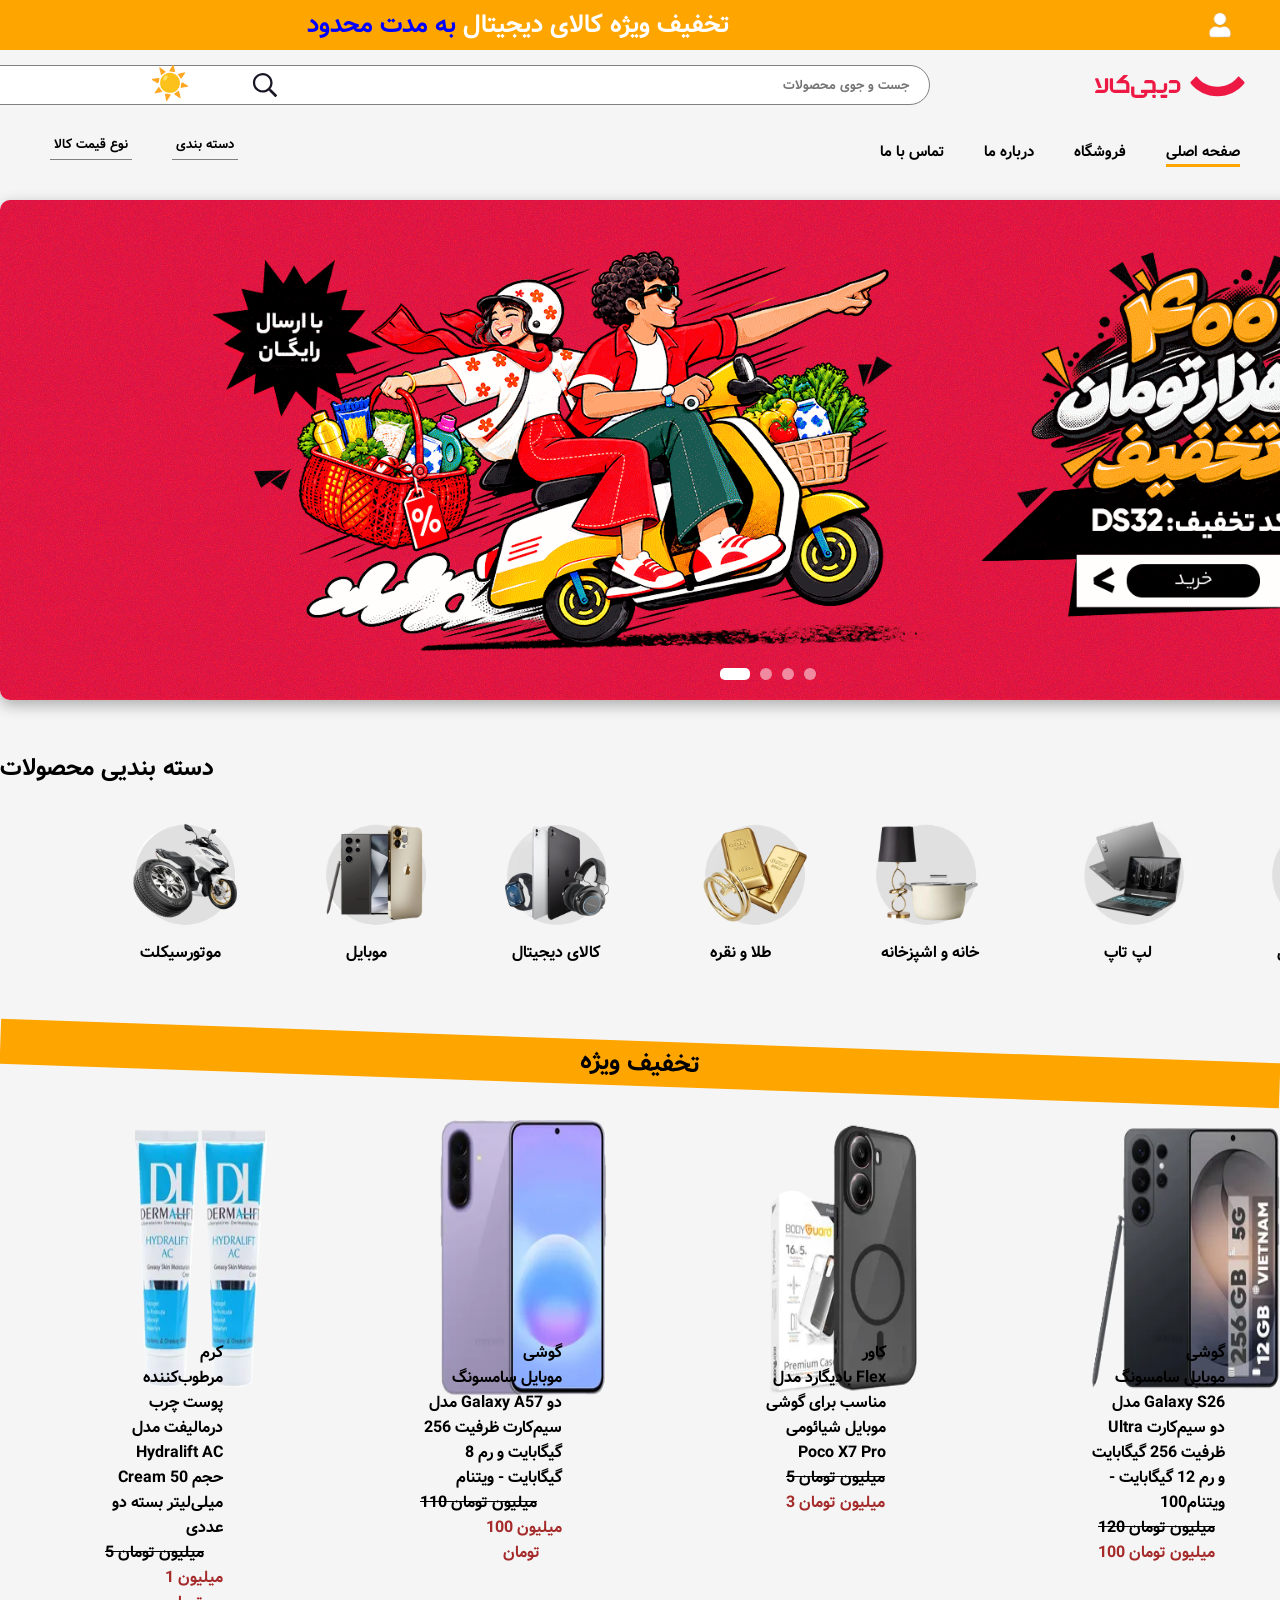
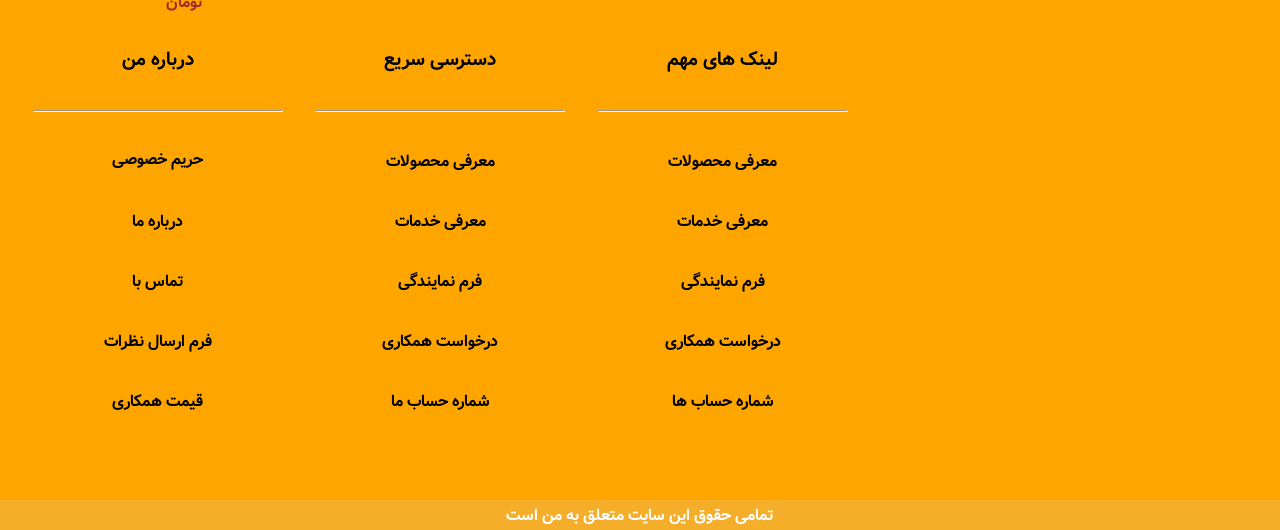
<file: index.html>
<!-- AmirAli Pyrovi -->
<!DOCTYPE html>
<html lang="en">
<head>
    <meta charset="UTF-8">
    <meta name="viewport" content="width=device-width, initial-scale=1.0">
    <title>صفحه اصلی</title>
    <link rel="stylesheet" href="style.css">
</head>
<body>
<div id="divallp">
<div id="header">
    <div id="HeaderB1">
        <button class="theme-toggle" id="themeBtn" onclick="toggleTheme()">
            ☀️
        </button>
        <div id="header-1"><div id="T1-Header">تخفیف ویژه کالای دیجیتال <span id="s1">به مدت محدود</span></div><div class="T2-Header" id="welcomeMessage"></div><img src="user.png" alt="User-Image" id="user-Image"></div>
    </div>
    <div id="HeaderB2">
        <div id="header-2"><span id="s2"> تومن 0</span><img src="Sabad.png" alt="Sabad-Image" id="Sabad-Image"><img src="search-5675-a0963f1f.svg" alt="serch-image" id="serch-image"><img src="loading-animation-8.gif" alt="lodserch" id="serch-image2"><input type="text" name="serch" id="serch1" placeholder="جست و جوی محصولات"><img src="full-horizontal.svg" alt="logo-site" id="logo-site"></div>
        <div id="serchbox">
            <div id="pbox">
                <label id="box1" >کرم مرطوب‌کننده پوست چرب درمالیفت مدل Hydralift AC Cream حجم 50 میلی‌لیتر بسته دو عددی<br><span id="s11" style="text-align: center;padding: 10px;color: black; right: 9px; position: relative;">5 میلیون تومان</span><br><span style="text-align: center;padding: 20px;color: brown;">1 میلیون تومان</span></label>       
                <hr>
                <label id="box2">گوشی موبایل سامسونگ مدل Galaxy A57 دو سیم‌کارت ظرفیت 256 گیگابایت و رم 8 گیگابایت - ویتنام<br><span id="s11" style="text-align: center;padding: 10px;color: black; right: 15px; position: relative;">110 میلیون تومان</span><br><span style="text-align: center;padding: 22px;color: brown;">100 میلیون تومان</span></label>
                <hr>       
                <label id="box3">کاور بادیگارد مدل Flex مناسب برای گوشی موبایل شیائومی Poco X7 Pro <br><span id="s11" style="text-align: center;padding: 10px;color: black; left: 9px; position: relative;">5 میلیون تومان</span><br><span style="text-align: center;padding: 1px;color: brown;">3 میلیون تومان</span></label>       
                <hr>
                <label  id="box4">گوشی موبایل سامسونگ مدل Galaxy S26 Ultra دو سیم‌کارت ظرفیت 256 گیگابایت و رم 12 گیگابایت - ویتنام100 <br><span id="s11" style="text-align: center;padding: 10px;color: black;text-decoration-line: line-through;">120 میلیون تومان</span><br><span style="text-align: center;padding: 10px;color: brown;">100 میلیون تومان</span></label>          
            </div>
            <div id="boxp">    
                    <img src="0e65433d5f7cef2e996149c77b0c0efcbdcb00f4_1754835950.png" alt="dastebandi" id="imgbox1">
                    <img src="9f7c19aa98b4a63196a55213bc395149e63c094f_1776267138.png" alt="dastebandi" id="imgbox2">
                    <img src="4bf130853b5b83efbea9f53c24766a65e426c14f_1765019455.png" alt="dastebandi" id="imgbox3">
                    <img src="f763c68074bc2007562135176a588d2324593b63_1779812739.png" alt="dastebandi" id="imgbox4">
            </div>
            </div>
        <div id="mysabad"><img src="photo_2026-09-14_17-56-38.png" alt="close-image" id="close-image"><span id="s3">سبد خرید</span><span id="s9">تسویه حساب</span></div>
    </div>
    <div id="HeaderB3">
        <div id="menu">
            <div id="menutext4">تماس با ما</div>
            <div id="menutext3">درباره ما </div>
            <div id="menutext1">فروشگاه</div>
            <div id="menutext2" style="border-bottom: 3px solid orange;">صفحه اصلی</div>
        </div>
            <div id="filter">
            <div id="fill1">نوع قیمت کالا</div>
            <div id="fill2">دسته بندی</div>
        </div>
    </div>
        <div id="f-close">
            <div id="filtert">
            <div id="fillt">کالای دیجیتال</div>
            <div id="fillt">طلا</div>
            <div id="fillt">ارز و دلار</div>
            <div id="fillt">اسباب بازی</div>
    </div>
        <div id="filtert2">
            <div id="fillt2">حراج</div>
            <div id="fillt2">موجود</div>
            <div id="fillt2">بلک فرایدی</div>
        </div>
</div>
</div>
<div id="main">
    <div class="slider-container">
        <div class="slider-wrapper" id="sliderWrapper">
            <div class="slide">
                <img src="9a4dfea596de7edf442eba143436f6cdf35d68fe_1789396500.gif" alt="پوستر 3">
            </div>
            <div class="slide">
                <img src="535c0c1dcd8930648a9a39971162bded7dbb07ad_1788944054.webp" alt="پوستر 2">
            </div>
            <div class="slide">
                <img src="97852b60e75987a9a9d2a5efc447105ccfb06dc9_1788623314.webp" alt="پوستر 1">
            </div>
            <div class="slide">
                <img src="45f126c8a1046d243200f4dff35e2099f04c5e6f_1788959107.webp" alt="پوستر 4">
            </div>
        </div>
        <div class="dots-container" id="dotsContainer"></div>
    </div>
    <h2>دسته بندیی محصولات</h2>
    <div id="main2">
       <img src="03552aa1293fec9f43477814ca62afdacdac18e3_1740821990.png" alt="dastebandi" id="imgdastebandi">
       <label id="l1">موتورسیکلت</label>       
       <img src="09a98a13c782e12a245930b4515d243b17734a33_1740821989.png" alt="dastebandi" id="imgdastebandi">
       <label id="l1"><span style="margin: 15px;">موبایل</span></label>       
       <img src="151ec29bae111afd3b6a0e71cec5c4c26f1c3014_1740821986.png" alt="dastebandi" id="imgdastebandi">
       <label id="l1">کالای دیجیتال</label>       
       <img src="78135af4274ad7b7fcdaec7e5912689e5f5db96a_1740821985.png" alt="dastebandi" id="imgdastebandi14">
       <label id="l14">طلا و نقره</label>       
       <img src="8a042388b93c5116604f35092a1fb35f8f0756be_1740821985.png" alt="dastebandi" id="imgdastebandi13">
       <label id="l13">خانه و اشپزخانه</label>       
       <img src="7cf1fed6dac6bdfd1b888db6bf8f443ea680244b_1748692252.png" alt="dastebandi" id="imgdastebandi12">
       <label id="l12"><span style="margin: 15px;">لپ تاپ</span></label>       
       <img src="b196bbdea97f57bfac02dc1666d7401b16ee4bcb_1740821984.png" alt="dastebandi" id="imgdastebandi11">
       <label id="l11">ارایشی بهداشتی</label>       
    </div>
    <div id="sell">تخفیف ویژه</div>
    <div id="main3">
       <img src="0e65433d5f7cef2e996149c77b0c0efcbdcb00f4_1754835950.png" alt="dastebandi" id="imgdastebandi2">
       <label id="l2" >کرم مرطوب‌کننده پوست چرب درمالیفت مدل Hydralift AC Cream حجم 50 میلی‌لیتر بسته دو عددی<br><span id="s11" style="text-align: center;padding: 10px;color: black; right: 9px; position: relative;">5 میلیون تومان</span><br><span style="text-align: center;padding: 20px;color: brown;">1 میلیون تومان</span></label>       
       <img src="9f7c19aa98b4a63196a55213bc395149e63c094f_1776267138.png" alt="dastebandi" id="imgdastebandi3">
       <label id="l22">گوشی موبایل سامسونگ مدل Galaxy A57 دو سیم‌کارت ظرفیت 256 گیگابایت و رم 8 گیگابایت - ویتنام<br><span id="s11" style="text-align: center;padding: 10px;color: black; right: 15px; position: relative;">110 میلیون تومان</span><br><span style="text-align: center;padding: 22px;color: brown;">100 میلیون تومان</span></label>       
       <img src="4bf130853b5b83efbea9f53c24766a65e426c14f_1765019455.png" alt="dastebandi" id="imgdastebandi4">
       <label id="l222">کاور بادیگارد مدل Flex مناسب برای گوشی موبایل شیائومی Poco X7 Pro <br><span id="s11" style="text-align: center;padding: 10px;color: black; left: 9px; position: relative;">5 میلیون تومان</span><br><span style="text-align: center;padding: 1px;color: brown;">3 میلیون تومان</span></label>       
       <img src="f763c68074bc2007562135176a588d2324593b63_1779812739.png" alt="dastebandi" id="imgdastebandi5">
       <label id="l2222">گوشی موبایل سامسونگ مدل Galaxy S26 Ultra دو سیم‌کارت ظرفیت 256 گیگابایت و رم 12 گیگابایت - ویتنام100 <br><span id="s11" style="text-align: center;padding: 10px;color: black;text-decoration-line: line-through;">120 میلیون تومان</span><br><span style="text-align: center;padding: 10px;color: brown;">100 میلیون تومان</span></label>          
    </div>
    <div id="main4">
        <button id="sabadadd">افزندن به سبد خرید</button>
        <button id="sabadadd2">افزوندن به سبد خرید</button>
        <button id="sabadadd3">افزودن به سبد خریدا</button>
        <button id="sabadadd4">افزودن به سبد خریدا</button>
    </div>
</div>
<div id="footer">
    <div id="textf1">
        <h3 id="h31">درباره من</h3><br>
        <div id="text1">حریم خصوصی</div>
        <hr id="khat1">
        <div id="text1">درباره ما</div>
        <div id="text1">تماس با</div>
        <div id="text1">فرم ارسال نظرات</div>
        <div id="text1">قیمت همکاری</div>
</div>
<div id="textf2">
    <h3 id="h33">دسترسی سریع</h3><br>
    <hr id="khat2">
    <div id="text1">معرفی محصولات  </div>
        <div id="text1">معرفی خدمات </div>
        <div id="text1">فرم نمایندگی</div>
        <div id="text1">درخواست همکاری</div>
        <div id="text1">شماره حساب ما </div>
    </div>
    <div id="textf3">
        <h3 id="h33">لینک های مهم</h3><br>
        <hr id="khat3">
        <div id="text1">معرفی محصولات </div>
        <div id="text1">معرفی خدمات</div>
        <div id="text1">فرم نمایندگی</div>
        <div id="text1">درخواست همکاری</div>
        <div id="text1">شماره حساب ها</div>
    </div>
    <div id="loc">
        <div id="data">شماره تماس<br><span id="s5">09113642954</span></div><img src="phone-svgrepo-com.svg" alt="Phone" id="img-phone" >
        <div id="data">ایمیل<br><span id="s5">peyrovi@gmail.com</span></div><img src="email-1572-svgrepo-com (1).svg" alt="Email" id="img-Email">
        <div id="data">ادرس <br><span id="s5">مازندران قایم شهر</span></div><img src="home-1-svgrepo-com.svg" alt="Addres" id="img-home">
    </div>
</div>  
<div id="malekiyat"><b>تمامی حقوق این سایت متعلق به من است</b></div>   
</div>
<div class="product-detail-box1">
    <button class="product-back-btn" onclick="closeProduct()">
        ← برگشت  
    </button>
    <div class="product-detail-image">
        <img src="0e65433d5f7cef2e996149c77b0c0efcbdcb00f4_1754835950.png" alt="محصول" id="imgr">
    </div>
    <div class="product-detail-info">
        <h1> Hydralift AC Cream</h1>
        <div class="product-detail-price">
            1,000,000 تومان
        </div>
        <p class="product-detail-description">
کرم مرطوب‌کننده پوست چرب درمالیفت مدل Hydralift AC Cream حجم 50 میلی‌لیتر بسته دو عددی        
        <button class="product-cart-btn">
            <b>افزودن به سبد خرید</b>
        </button>
    </div>
</div>
<div class="product-detail-box2">
    <button class="product-back-btn" onclick="closeProduct()">
        ← برگشت  
    </button>
    <div class="product-detail-image">
        <img src="9f7c19aa98b4a63196a55213bc395149e63c094f_1776267138.png" alt="محصول" id="imgr">
    </div>
    <div class="product-detail-info">
        <h1>Galaxy A57 </h1>
        <div class="product-detail-price">
            100,000,000 تومان
        </div>
        <p class="product-detail-description">
    گوشی موبایل سامسونگ مدل Galaxy A57 دو سیم‌کارت ظرفیت 256 گیگابایت و رم 8 گیگابایت - ویتنام        </p>
        <button class="product-cart-btn">
            <b>افزودن به سبد خرید</b>
        </button>
    </div>
</div>
<div class="product-detail-box3">
    <button class="product-back-btn" onclick="closeProduct()">
        ← برگشت  
    </button>
    <div class="product-detail-image">
        <img src="4bf130853b5b83efbea9f53c24766a65e426c14f_1765019455.png" alt="محصول" id="imgr" >
    </div>
    <div class="product-detail-info">
        <h1>کاور بادیگارد</h1>
        <div class="product-detail-price">
            3,000,000 تومان
        </div>
        <p class="product-detail-description">
            کاور بادیگارد مدل Flex مناسب برای گوشی موبایل شیائومی Poco X7 Pro 
        </p>
        <button class="product-cart-btn">
            <b>افزودن به سبد خرید</b>
        </button>
    </div>
</div>
<div class="product-detail-box4">
    <button class="product-back-btn" onclick="closeProduct()">
        ← برگشت  
    </button>
    <div class="product-detail-image">
        <img src="f763c68074bc2007562135176a588d2324593b63_1779812739.png" alt="محصول" id="imgr">
    </div>
    <div class="product-detail-info">
        <h1>Galaxy S26 Ultra</h1>
        <div class="product-detail-price">
            100,000,000 تومان
        </div>
        <p class="product-detail-description">
گوشی موبایل سامسونگ مدل Galaxy S26 Ultra دو سیم‌کارت ظرفیت 256 گیگابایت و رم 12 گیگابایت  
        </p>
        <button class="product-cart-btn">
            <b>افزودن به سبد خرید</b>
        </button>
    </div>
</div>
</body>
<script src="shop.js"></script>
<script src="app.js"></script>
</html>
</file>
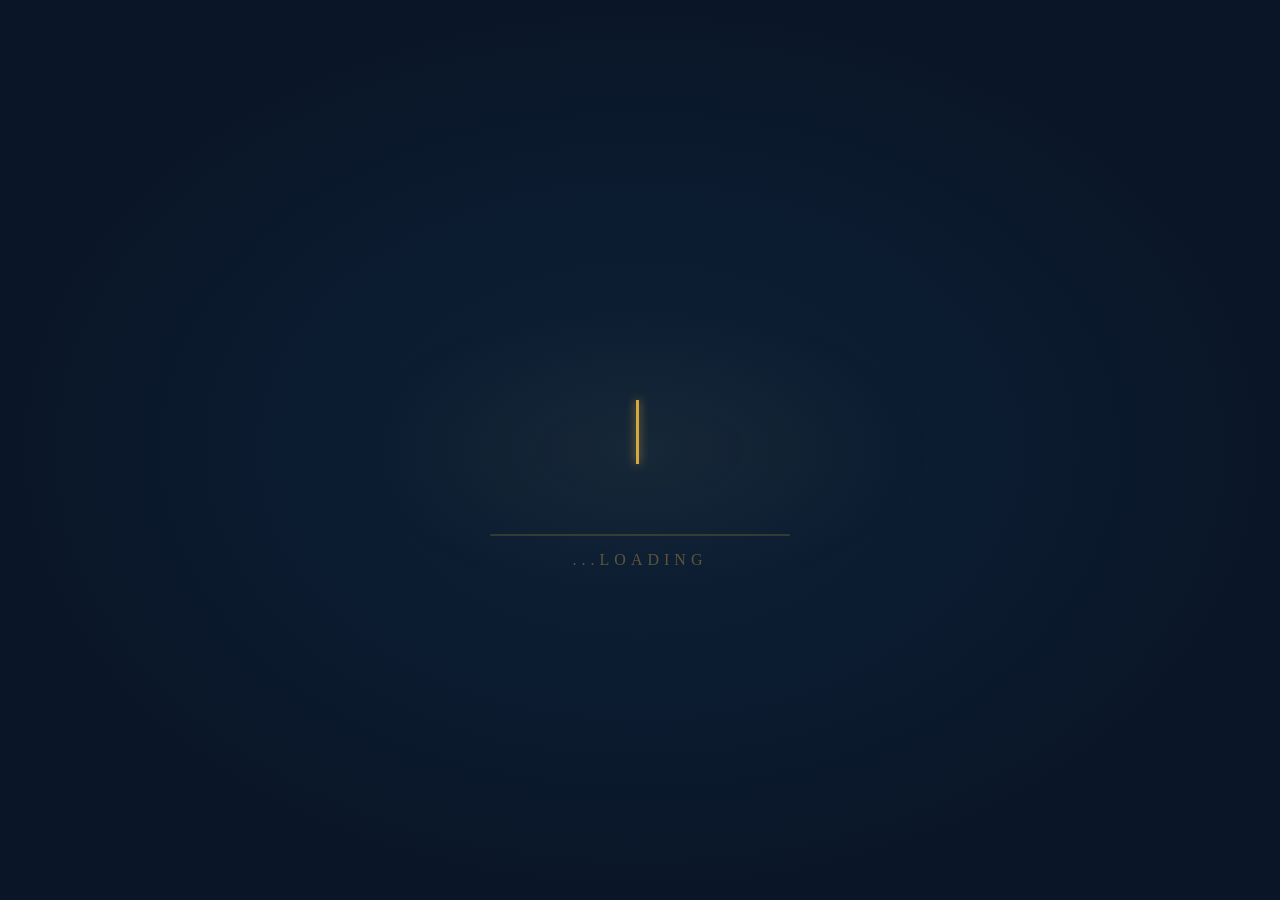
<file: loading.html>
<!DOCTYPE html>
<html lang="ar" dir="rtl">
<head>
    <meta charset="UTF-8">
    <meta name="viewport" content="width=device-width, initial-scale=1.0">
    <link rel="stylesheet" href="loading.css">
    <title>Wite</title>
</head>
<body>
    <div class="glow"></div>
    
    <div class="container">
        <div class="text-wrapper">
            <div class="particles" id="particles"></div>
            <span class="typed-text" id="typedText"></span>
            <span class="cursor" id="cursor"></span>
        </div>
        
        <div class="loading-bar">
            <div class="loading-progress" id="loadingProgress"></div>
        </div>
        
        <div class="subtitle" id="subtitle">LOADING...</div>
    </div>
    <script src="loading.js"></script>
</body>
</html>
</file>
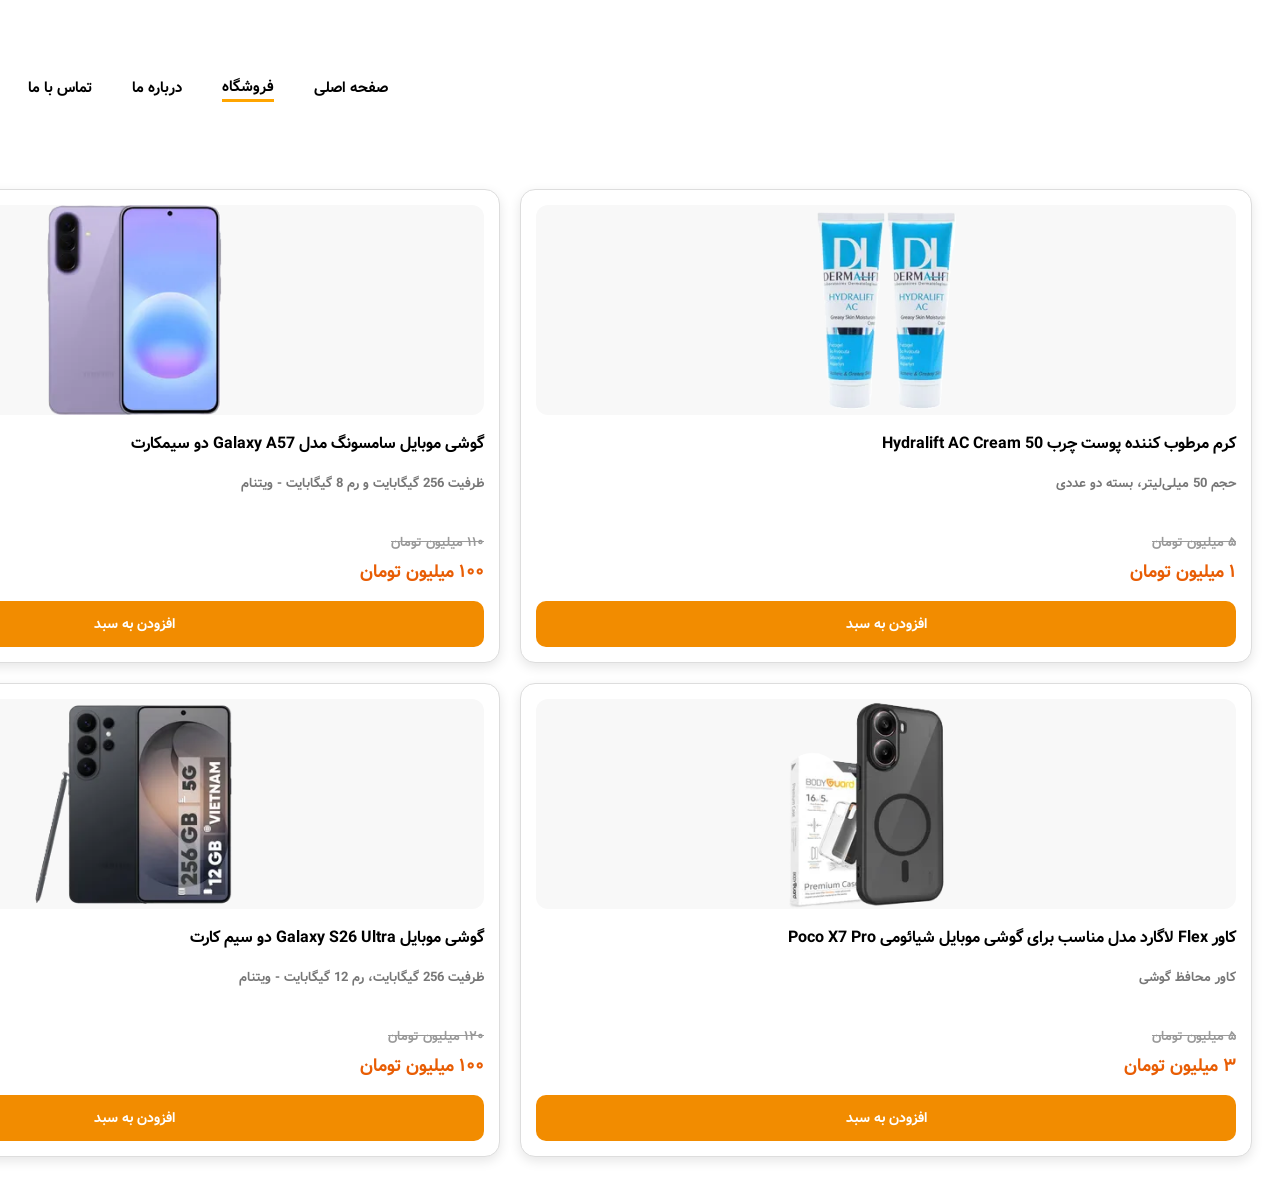
<file: shop.html>
<!DOCTYPE html>
<html lang="en">
<head>
    <meta charset="UTF-8">
    <meta name="viewport" content="width=device-width, initial-scale=1.0">
    <title>Shop</title>
    <link rel="stylesheet" href="shop.css">
</head>
<body>
        <div id="HeaderB3">
            <div id="menu">
                <div id="menutext4">تماس با ما</div>
                <div id="menutext3">درباره ما </div>
                <div id="menutext1"  style="border-bottom: 3px solid orange;">فروشگاه</div>
                <div id="menutext2">صفحه اصلی</div>
            </div>
            <hr>
        </div>
        <div class="products">
    <div class="product">
        <div class="image-box">
            <img src="0e65433d5f7cef2e996149c77b0c0efcbdcb00f4_1754835950.png" alt="کرم مرطوب کننده" id="imgdastebandi2">
        </div>

        <h3>کرم مرطوب کننده پوست چرب Hydralift AC Cream 50</h3>
        <p>حجم 50 میلی‌لیتر، بسته دو عددی</p>

        <div class="price">
            <del>۵ میلیون تومان</del>
            <strong>۱ میلیون تومان</strong>
        </div>

        <b><button class="buy">افزودن به سبد</button></b>
    </div>

    <div class="product">
        <div class="image-box">
            <img src="9f7c19aa98b4a63196a55213bc395149e63c094f_1776267138.png" alt="Galaxy A57" id="imgdastebandi3">
        </div>

        <h3>گوشی موبایل سامسونگ مدل Galaxy A57 دو سیمکارت</h3>
        <p>ظرفیت 256 گیگابایت و رم 8 گیگابایت - ویتنام</p>

        <div class="price">
            <del>۱۱۰ میلیون تومان</del>
            <strong>۱۰۰ میلیون تومان</strong>
        </div>

        <b><button class="buy">افزودن به سبد</button></b>
    </div>
    <div class="product">
        <div class="image-box">
            <img src="4bf130853b5b83efbea9f53c24766a65e426c14f_1765019455.png" alt="کاور Poco X7 Pro" id="imgdastebandi4">
        </div>

        <h3>کاور Flex لاگارد مدل مناسب برای گوشی موبایل شیائومی Poco X7 Pro</h3>
        <p>کاور محافظ گوشی</p>

        <div class="price">
            <del>۵ میلیون تومان</del>
            <strong>۳ میلیون تومان</strong>
        </div>

        <b><button class="buy">افزودن به سبد</button></b>
    </div>
    <div class="product">
        <div class="image-box">
            <img src="f763c68074bc2007562135176a588d2324593b63_1779812739.png" alt="Galaxy S26 Ultra" id="imgdastebandi5">
        </div>

        <h3>گوشی موبایل Galaxy S26 Ultra دو سیم کارت</h3>
        <p>ظرفیت 256 گیگابایت، رم 12 گیگابایت - ویتنام</p>

        <div class="price">
            <del>۱۲۰ میلیون تومان</del>
            <strong>۱۰۰ میلیون تومان</strong>
        </div>

        <b><button class="buy">افزودن به سبد</button></b>
    </div>

</div>
<div class="product-detail-box1">
    <button class="product-back-btn" onclick="closeProduct()">
        ← برگشت  
    </button>
    <div class="product-detail-image">
        <img src="0e65433d5f7cef2e996149c77b0c0efcbdcb00f4_1754835950.png" alt="محصول">
    </div>
    <div class="product-detail-info">
        <h1> Hydralift AC Cream</h1>
        <div class="product-detail-price">
            1,000,000 تومان
        </div>
        <p class="product-detail-description">
کرم مرطوب‌کننده پوست چرب درمالیفت مدل Hydralift AC Cream حجم 50 میلی‌لیتر بسته دو عددی        <button class="product-cart-btn">
            <b>افزودن به سبد خرید</b>
        </button>
    </div>
</div>
<div class="product-detail-box2">
    <button class="product-back-btn" onclick="closeProduct()">
        ← برگشت  
    </button>
    <div class="product-detail-image">
        <img src="9f7c19aa98b4a63196a55213bc395149e63c094f_1776267138.png" alt="محصول">
    </div>
    <div class="product-detail-info">
        <h1>Galaxy A57 </h1>
        <div class="product-detail-price">
            100,000,000 تومان
        </div>
        <p class="product-detail-description">
    گوشی موبایل سامسونگ مدل Galaxy A57 دو سیم‌کارت ظرفیت 256 گیگابایت و رم 8 گیگابایت - ویتنام        </p>
        <button class="product-cart-btn">
            <b>افزودن به سبد خرید</b>
        </button>
    </div>
</div>
<div class="product-detail-box3">
    <button class="product-back-btn" onclick="closeProduct()">
        ← برگشت  
    </button>
    <div class="product-detail-image">
        <img src="4bf130853b5b83efbea9f53c24766a65e426c14f_1765019455.png" alt="محصول">
    </div>
    <div class="product-detail-info">
        <h1>کاور بادیگارد</h1>
        <div class="product-detail-price">
            3,000,000 تومان
        </div>
        <p class="product-detail-description">
            کاور بادیگارد مدل Flex مناسب برای گوشی موبایل شیائومی Poco X7 Pro 
        </p>
        <button class="product-cart-btn">
            <b>افزودن به سبد خرید</b>
        </button>
    </div>
</div>
<div class="product-detail-box4">
    <button class="product-back-btn" onclick="closeProduct()">
        ← برگشت  
    </button>
    <div class="product-detail-image">
        <img src="f763c68074bc2007562135176a588d2324593b63_1779812739.png" alt="محصول">
    </div>
    <div class="product-detail-info">
        <h1>Galaxy S26 Ultra</h1>
        <div class="product-detail-price">
            100,000,000 تومان
        </div>
        <p class="product-detail-description">
گوشی موبایل سامسونگ مدل Galaxy S26 Ultra دو سیم‌کارت ظرفیت 256 گیگابایت و رم 12 گیگابایت  
        </p>
        <button class="product-cart-btn">
            <b>افزودن به سبد خرید</b>
        </button>
    </div>
</div>
</body>

<script src="shop.js"></script>
<script src="shop2.js"></script>
</html>
</file>
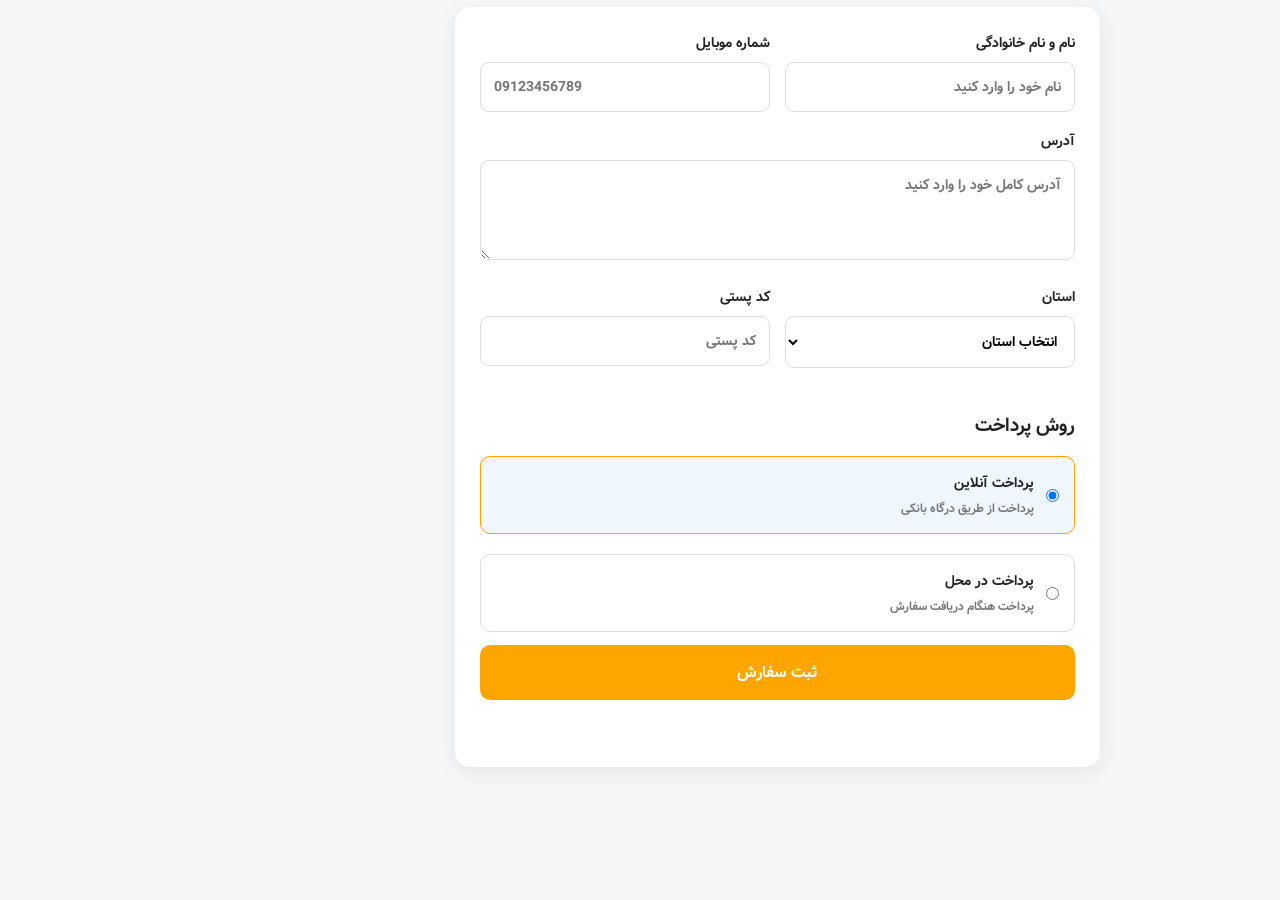
<file: tasviehesab.html>
<!DOCTYPE html>
<html lang="fa" dir="rtl">
<head>
    <meta charset="UTF-8">
    <meta name="viewport" content="width=device-width, initial-scale=1.0">
    <title>تسویه حساب</title>
<link rel="stylesheet" href="tasviehesab.css">
</head>
<body>
<div class="checkout">

    <div class="customer-box">
        <div class="input-row">
            <div class="input-box">
                <label>نام و نام خانوادگی</label>
                <input type="text" id="name" placeholder="نام خود را وارد کنید">
            </div>

            <div class="input-box">
                <label>شماره موبایل</label>
                <input type="tel" id="phone" placeholder="09123456789">
            </div>
        </div>

        <div class="input-box">
            <label>آدرس</label>
            <textarea id="address" placeholder="آدرس کامل خود را وارد کنید"></textarea>
        </div>

        <div class="input-row">
            <div class="input-box">
                <label>استان</label>
                <select id="province">
                    <option value="">انتخاب استان</option>
                    <option>تهران</option>
                    <option>اصفهان</option>
                    <option>فارس</option>
                    <option>خراسان رضوی</option>
                    <option>آذربایجان شرقی</option>
                </select>
            </div>

            <div class="input-box">
                <label>کد پستی</label>
                <input type="text" id="postal" placeholder="کد پستی">
            </div>
        </div>

        <h3>روش پرداخت</h3>

        <div class="payment-methods">

            <label class="payment active">
                <input type="radio" name="payment" value="online" checked>
                <div>
                    <strong>پرداخت آنلاین</strong>
                    <span>پرداخت از طریق درگاه بانکی</span>
                </div>
            </label>

            <label class="payment">
                <input type="radio" name="payment" value="cash">
                <div>
                    <strong>پرداخت در محل</strong>
                    <span>پرداخت هنگام دریافت سفارش</span>
                </div>
            </label>

        </div>

        <button id="submitBtn">ثبت سفارش</button>
    </div>
<script src="tasviehesab.js"></script>
</body>
</html>
</file>
<file: style.css>
@font-face {
    font-family:myfont ;
    src: url(Vazir-Bold.woff);
}
*{
    user-select: none;
    box-sizing: border-box;
    font-family:myfont ;
    scrollbar-width: none;
}
#header-1{
    background-color: orange;
    height: 50px;
    display: flex;
    flex-direction: row;
    position:absolute;
    right: 0px;
    top: 0px;
    bottom: 0px;
    left: 0px;
}
#user-Image{
position: absolute;
width: 30px;
right: 45px;
top: 10px;
align-self:center;
}
.T2-Header{
 position: absolute;
width: 40px;
right: 125px;
top: 15px;
font-size: 15px;
text-wrap: nowrap;
align-self:center;
color: white;
}

#s1{
color: blue;
animation: tscolor 2s infinite alternate;
}

#T1-Header{
    position: absolute;
    color: white;
    font-size: 25px;
    align-self: center;
    right: 550px;
    animation: tcolor 2s infinite alternate;
}

#T2-Header:hover{
opacity: 50%;
}



@keyframes tcolor {
0%{
color: white;
}
50%{
color: blue;
}
100%{
color: white;
}
}
@keyframes tscolor {
0%{
color: blue;
}
50%{
color:white;
}
100%{
color: blue;
}
}

#HeaderB2{
  display: flex;
  flex-direction: row;
  align-items: center; 
  justify-content: space-between;
}

#Sabad-Image{
position: absolute;
width: 30px;
top: 65px;
left: 30px;
}
#s2{
position: absolute;
width: 30px;
top: 70px;
left: 70px; 
align-self: center;
text-wrap: nowrap;
color: #D28D3F;
}

#logo-site{
position: absolute;
width: 150px;
top: 75px;
right: 35px;
}

#serch1{
position: absolute;
width: 950px;
top: 65px;
right: 350px;
border-radius: 20px;
height: 40px;
border: 1px solid gray;
z-index: +1;
text-align: right;
padding-right: 10px;;
}

::placeholder{
    text-align: right;
    padding-right: 10px;
    font-size: 13px;
}
#serch-image ,#serch-image2{
position: absolute;
top: 70px;
left: 250px;
width: 30px;
z-index: +2;
}

#HeaderB3{
display: flex;
flex-direction: row;
}

#menu{
display: flex;
flex-direction: row;
position: absolute;
width: 150px;
top: 140px;
right: 250px;
gap: 40px;
text-wrap: nowrap;
}

#menutext1 ,#menutext3 ,#menutext4 ,#menutext2{
    font-size: 15px;
    z-index: +1;
}
#menutext:hover,#menutext1:hover ,#menutext2:hover,#menutext3:hover ,#menutext4:hover{
    border-bottom: 3px solid orange;
}

#filter{
display: flex;
flex-direction: row;
position: absolute;
width: 150px;
top: 130px;
left: 50px;
gap: 40px;
font-size: 13px;
text-wrap: nowrap;
;
}

#fill1 , #fill2{
border-bottom: 1px solid gray;
padding: 4px;
}


#mysabad{
    height: 1600px;
    background-color: whitesmoke;
    position: fixed;
    right: 0px;
    width: 20%;
    z-index: +7;
    visibility: hidden;
}

#s3{
    position: fixed;
    color: black;
    z-index: +1;
    top: 20px;
    font-size: 20px;
    right: 100px;
    visibility: hidden;
}

#close-image{
    position: fixed;
    color: black;
    z-index: +1;
    top: 10px;
    font-size: 20px;
    right: 250px;
    width: 50px;
}

#filtert{
    position: absolute;
    width: 110px;
    text-align: center;
    border-radius: 5px;
    background-color: rgba(220, 220, 220, 0.366);
    display: flex;
    flex-direction: column;
    left: 145px;
    top: 166px;
    visibility: hidden;
}
#filtert2{
    position: absolute;
    width: 100px;
    text-align: center;
    border-radius: 5px;
    background-color: rgba(220, 220, 220, 0.366);
    display: flex;
    flex-direction: column;
    left: 40px;
    top: 166px;
    visibility: hidden;
}

#fillt2:hover{
    color: red;
}

#fillt:hover{
    color: red;
}

        * {
            margin: 0;
            padding: 0;
            box-sizing: border-box;
        }

        body {
            font-family: Arial, sans-serif;
            background: #f5f5f5;
        }

        .slider-container {
            z-index: -1;
            position: absolute;
            top: 150px;
            max-width: 1535px;
            margin: 50px auto;
            overflow: hidden;
            border-radius: 10px;
            box-shadow: 0 5px 15px rgba(0,0,0,0.3);
        }

        .slider-wrapper {
            display: flex;
            transition: transform 0.5s ease-in-out;
            width: 100%;
        }

        .slide {
            width: 100%;
            height: 500px;
        }

        .slide img {
            width: 1600px;
            height: 100%;
            object-fit: cover;
            overflow: hidden;
        }

        .prev, .next {
            position: absolute;
            top: 50%;
            transform: translateY(-50%);
            background: rgba(0,0,0,0.5);
            color: white;
            border: none;
            padding: 15px 20px;
            font-size: 24px;
            cursor: pointer;
            border-radius: 5px;
            transition: all 0.3s;
            z-index: 10;
        }

        .prev:hover, .next:hover {
            background: rgba(0,0,0,0.8);
        }

        .prev {
            right: 10px;
        }

        .next {
            left: 10px;
        }

        .dots-container {
            position: absolute;
            bottom: 20px;
            left: 50%;
            transform: translateX(-50%);
            display: flex;
            gap: 10px;
        }

        .dot {
            width: 12px;
            height: 12px;
            border-radius: 50%;
            background: rgba(255,255,255,0.5);
            cursor: pointer;
            transition: all 0.3s;
        }

        .dot.active {
            background: white;
            width: 30px;
            border-radius: 5px;
        }


        #main2{
            display: flex;
            position: absolute;
            flex-direction: row;
            top: 820px;
            justify-content: center;
            left: 130px;
        }
        #imgdastebandi{
            width: 110px;
            display: flex;
            flex-direction: row;
            animation: deg 2s infinite alternate;
        }
        #imgdastebandi11{
            width: 110px;
            display: flex;
            flex-direction: row;
            animation: deg 2s infinite alternate;
        }
        #imgdastebandi12{
            width: 110px;
            display: flex;
            flex-direction: row;
            animation: deg 2s infinite alternate;
        }
        #imgdastebandi13{
            width: 110px;
            display: flex;
            flex-direction: row;
            animation: deg 2s infinite alternate;
        }
        #imgdastebandi14{
            width: 110px;
            display: flex;
            flex-direction: row;
            animation: deg 2s infinite alternate;
        }
        #imgdastebandi:hover{
            filter: blur(1px);
        }
        #imgdastebandi11:hover{
            filter: blur(1px);
        }
        
        #imgdastebandi12:hover{
            filter: blur(1px);
        }
        
        #imgdastebandi13:hover{
            filter: blur(1px);
        }
        
        
        #l1{
            position: relative;
        top: 120px;
        text-align: center;
        text-wrap: nowrap;
        right: 100px;
    }
        #l11{
            position: relative;
        top: 120px;
        text-align: center;
        text-wrap: nowrap;
        right: 100px;
    }
        #l12{
            position: relative;
        top: 120px;
        text-align: center;
        text-wrap: nowrap;
        right: 100px;
    }
        #l13{
            position: relative;
        top: 120px;
        text-align: center;
        text-wrap: nowrap;
        right: 100px;
    }
        #l14{
            position: relative;
        top: 120px;
        text-align: center;
        text-wrap: nowrap;
        right: 100px;
    }
    
        
        h2{
        display: flex;
        position: absolute;
        top: 750px;
          justify-self: center;
          animation: br 3s infinite alternate;
        }
        @keyframes br {
0%{
    border-bottom: 4px dashed red;
} 
25%{
    border-bottom: 4px dashed red;
} 
50%{
    border-bottom: 4px dashed red;
} 
75%{
    border-bottom: 4px dashed red;
} 
100%{
    border-bottom: 4px dashed red;
} 
}
    
    
            #main3{
                display: flex;
                position: absolute;
                flex-direction: row;
                top: 1120px;
                left: 50px;
                z-index: +1;
                justify-content: space-around;
            }
            #imgdastebandi2 , #imgdastebandi3 , #imgdastebandi4 , #imgdastebandi5{
                display: flex;
                width: 200px;
                z-index: -1;
                display: flex;
                position: relative;
                flex-direction: row;
                left:50px;
                
            }
            #l2 , #l22 , #l222 , #l2222{
                position: relative;
                top: 220px;
                text-align: end;
                text-indent: 100px;
                right: 150px;
                }

                #sabadadd ,#sabadadd2 , #sabadadd3 , #sabadadd4{
                    display: flex;
                    flex-direction: row;
                text-wrap: nowrap;
                position: relative;
                background-color: #FFA500;
                height: fit-content;
                border: none;
                padding: 5px;
                top: 30px;
                border-radius: 5px;
                margin-right: 160px;
                color: whitesmoke;
                visibility: hidden;
                z-index: +9;
                }
                
                        #main4{
                            display: flex;
                            position: absolute;
                            flex-direction: row;
                            top: 1500px;
                            justify-content: space-around;
                            gap: 90px;
                          right: 0px;
                          justify-self: center;
                        }
                        #sabadadd:hover{
                            background-color: red;
                        }
                        #sabadadd2:hover{
                            background-color: red;
                        }
                        #sabadadd3:hover{
                            background-color: red;
                        }
                        #sabadadd4:hover{
                            background-color: red;
                        }

                        #sell{
                            z-index: +1;
                            background: #FFA500;
                            position: absolute;
                            height: 45px;
                            top: 1041px;
                            width: 100%;
                            text-align: center;
                            align-content: center;
                            font-size: 25px;
                            color: black;
                              transform: rotate(2deg);
                            animation: color1 4s infinite alternate;
                        }



                        @keyframes color1 {
                          0%{
                            color: black;
                          }  
                          50%{
                            color: white;
                          }  
                          100%{
                            color: black;
                          }  
                        }

                        #footer{
                        background-color: orange;
                        height: 500px;
                        position: relative;
                        top: 1600px;
                        padding-right: 400px;
                        justify-content:  space-evenly;
                        display: flex;
                        
                        }
                        #textf1,#textf2 ,#textf3{
                            top: 30px;
                            position: relative;
                            line-height: 60px;
                            text-align: center;
                        }
                        #khat1{
                            top: -80px;
                            position: relative;
                            width: 250px;
                            
                        }
                        #khat2{
                            top: -20px;
                            position: relative;
                            width: 250px;
                            
                        }
                        #khat3{
                            top: -20px;
                            position: relative;
                            width: 250px;
                            
                        }


                        #h31 ,#h32 , #h33{
                            top: 10px;
                            position: relative;
                            text-align: center;
                            line-height: 40px;
                        }



                        #loc{
                            display: flex;
                            flex-direction: column;
                            line-height: 60px;
                            position: absolute;
                            right: 150px;
                            bottom:50px;
                        }

                        #data{
                        text-align: right;
                        font-size: 20px;
                        }

                        #img-phone{
                         width: 50px;
                          position: absolute;
                          top: 160px;
                          right: -100px; 
                        }

                        #img-home{
                          width: 50px;
                          position: absolute;
                          top: 280px;
                          right: -100px;
                        }
                        #img-Email{
                          width: 50px;
                          position: absolute;
                          top: 40px;
                          right: -100px;
                        }

                        #img-Email:hover{
                            width: 60px;
                        }

                        #img-home:hover{
                            width: 60px;
                        }

                        #img-phone:hover{
                            width: 60px;
                        }


                        #text1:hover{
                            color: red;
                        }


                        #malekiyat{
                            position: relative;
                            top:1600px;
                            align-content: center;
                            height: 30px;
                            background-color: rgb(245, 174, 42);
                            width: 100%;
                            color: white;
                            text-align: center;
                        }


                        @keyframes deg {
                        0%{
                        }  
                        50%{
                            transform: rotate(10deg);    
                        }  
                        75%{
                            transform: rotate(-10deg);    
                        }  
                        100%{

                        }  
                        }


                        #serch-image2{
                            visibility: hidden;  
                        }
    
                            #serchbox{
                                height: 400px;
                                position: absolute;
                                top: 105px;
                                right: 360px;
                                width: 930px;
                                background-color: white;
                                z-index: +6;
                                border-radius: 10px 0px 10px 10px;
                                visibility: hidden;
                                padding: 50px;
                                
                            }


                            #s9{
                                position: fixed;
                                color: black;
                                z-index: +1;
                                top: 700px;
                                background-color: greenyellow;
                                font-size: 20px;
                                right: 40px;
                                border-radius: 4px;
                                width: 200px;
                                text-align: center;
                            }
                            #s9:hover{
                                color: red;
                            }

                            #hosdaradd{
                                background-color: wheat;
                                width: 400px;
                                height: 30px;
                                position: absolute;
                                top: 1200px;
                                right: 600px;
                                z-index: +10;
                                text-align: center;
                                border-radius: 5px;
                                visibility: hidden;
                                    transition: all 1s cubic-bezier(0.25, 0.46, 0.45, 0.94);
                            }



        body.light {
            background: f5f7fb;
            color: #333;
        }

        body.dark {
            background: #1a1a2e;
            color: #eee;
        }

        .container {
            padding: 40px;
            border-radius: 20px;
            text-align: center;
            width: 400px;
        }

        body.light .container {
            background: #fff;
            box-shadow: 0 4px 20px rgba(0,0,0,0.1);
        }

        body.dark .container {
            background: #16213e;
            box-shadow: 0 4px 20px rgba(0,0,0,0.5);
        }

        .theme-toggle {
            width: 50px;
            height: 50px;
            border-radius: 50%;
            border: none;
            cursor: pointer;
            font-size: 32px;
            display: flex;
            align-items: center;
            justify-content: center;
            margin: 20px auto;

        }

        body.dark .theme-toggle {
            background: #1A1A2E;
        }

        .theme-toggle:hover {
            transform: scale(1.1);
        }

        #themeBtn{
        position: absolute;
        z-index: +10;
        left: 170px;
        top: 40px;
        width: 0PX;

        }


        #s11{
        text-decoration-line: line-through;  
        }
        .product-detail-box1 {
    position: fixed;

    top: 0;
    left: 0;
    right: 0;
    bottom: 0;

    width: 100%;
    height: 100%;

    background: #fff;

    z-index: 99999;

    padding: 80px 50px 50px;

    display: flex;
    flex-direction: row-reverse;
    align-items: center;
    justify-content: center;
    visibility: hidden;
    gap: 70px;

    box-sizing: border-box;
}
.product-detail-box2 {
    position: fixed;

    top: 0;
    left: 0;
    right: 0;
    bottom: 0;

    width: 100%;
    height: 100%;

    background: #fff;
    visibility: hidden;
    z-index: 99999;

    padding: 80px 50px 50px;

    display: flex;
    flex-direction: row-reverse;
    align-items: center;
    justify-content: center;

    gap: 70px;

    box-sizing: border-box;
}
.product-detail-box3 {
    position: fixed;

    top: 0;
    left: 0;
    right: 0;
    bottom: 0;
    visibility: hidden;

    width: 100%;
    height: 100%;

    background: #fff;

    z-index: 99999;

    padding: 80px 50px 50px;

    display: flex;
    flex-direction: row-reverse;
    align-items: center;
    justify-content: center;

    gap: 70px;

    box-sizing: border-box;
}
.product-detail-box4 {
    position: fixed;

    top: 0;
    left: 0;
    right: 0;
    bottom: 0;
    visibility: hidden;

    width: 100%;
    height: 100%;

    background: #fff;

    z-index: 99999;

    padding: 80px 50px 50px;

    display: flex;
    flex-direction: row-reverse;
    align-items: center;
    justify-content: center;

    gap: 70px;

    box-sizing: border-box;
}
  

.product-back-btn {
    position: absolute;

    top: 20px;
    right: 25px;

    background: #222;
    color: white;

    border: none;
    border-radius: 8px;

    padding: 12px 22px;

    font-size: 15px;
    cursor: pointer;
}

.product-detail-image {
    width: 50%;
    height: 80%;

    display: flex;
    align-items: center;
    justify-content: center;
}

.product-detail-image img {
    width: 100%;
    height: 100%;

    object-fit: contain;
}

.product-detail-info {
    width: 50%;
    max-width: 600px;

    text-align: center;
}

.product-detail-info h1 {
    font-size: 32px;
    margin-bottom: 20px;
}

.product-detail-price {
    color: #e53935;

    font-size: 25px;
    font-weight: bold;

    margin-bottom: 25px;
}

.product-detail-description {
    color: #666;

    font-size: 17px;
    line-height: 2.2;

    margin-bottom: 30px;
}

.product-cart-btn {
    width: 100%;

    padding: 16px;

    border: none;
    border-radius: 10px;

    background: #FFA500;
    color: white;

    font-size: 18px;

    cursor: pointer;
}

.product-cart-btn:hover {
    background: red;
}



#pbox{
    padding-left: 80px;
    gap: 5px   ;
    display: flex;
    flex-direction: column;
}



#imgbox1 ,#imgbox2 ,#imgbox3 , #imgbox4{
width: 50px;
}


#boxp{
    display: flex;
    position: absolute;
    top: 55px;
    gap: 40px;
    flex-direction: column;
}





@media (max-width: 600px) {

    #textf1 ,#textf2 , #textf3 , #textf4{
        display: none;
    }

    #main3 {
        display: grid;
        grid-template-columns: repeat(2, 1fr);
        gap: 15px;
        padding: 50px;
        left: -100px;
        top: 777px;
        box-sizing: border-box;
    }

    #imgdastebandi2,
    #imgdastebandi3,
    #imgdastebandi4,
    #imgdastebandi5 {
        width: 100%;
        height: 100px;
        object-fit: contain;
        display: block;
    }

    #l2,
    #l22,
    #l222,
    #l2222 {
        display: block;
        width: 100%;
        box-sizing: border-box;
        font-size: 12px;
        line-height: 1.6;
        padding: 5px !important;
        position: static !important;
    }

    #main3 span {
        position: static !important;
        display: inline-block;
        padding: 3px !important;
        font-size: 12px;
    }


    #main4{
        display: none;
    }

    .product-cart-btn{
        font-size: 16px;
    }

    #footer{
        height: 450px;
        top: 1400px;
    }
    #malekiyat{
        top: 1400px;
    }

    #sell{
        width: 100%;
        top: 730px;
        text-align: center;
    }

        .product-detail-box {
        padding: 80px 20px 30px;

        flex-direction: column;

        gap: 20px;

        overflow-y: auto;
    }

    .product-detail-image {
        width: 100%;
        height: 45%;
    }

    .product-detail-info h1 {
        font-size: 24px;
    }
    #loc{
        position: absolute;
        right: 150px;
    }
        #main2 {
        display: grid;
        grid-template-columns: repeat(3, 1fr 1fr);
        top: 730px;
        position: absolute;
        left: 20px;
        box-sizing: border-box;
    }
            #imgdastebandi {
            width: 90px;
            height: 100px;
            }
            #imgdastebandi11{
            display: none;
            }
     #main2 {
        display: grid;
        grid-template-columns: repeat(3, 1fr 1fr);
        top: 530px;
        position: absolute;
        left: 40px;
        box-sizing: border-box;
    }
            #imgdastebandi {
            width: 90px;
            height: 100px;
            }
            #imgdastebandi11{
            display: none;
            }
            #imgdastebandi12{
            display: none;
            }
            #imgdastebandi13{
            display: none;
            }
            #imgdastebandi14{
            display: none;
            }
            #l1{
                right: 90px;
            }
            #l11{
            display: none;
            }
            #l12{
            display: none;
            }
            #l13{
            display: none;
            }
            #l14{
            display: none;
        }
        
        .slider-container {
        top: 250px;
        width: 100%;
        max-width: 100%;
        margin: 0;
        padding: 0;
        overflow: hidden;
        height: 150px;
        box-sizing: border-box;
        border-radius: 0px;
    }
    
    .slider-wrapper {
        height: 300px;
        width: 100%;
        display: flex;
    }
    
    .slide {
        height: 300px;
        min-width: 100%;
        width: 100%;
        flex-shrink: 0;
        box-sizing: border-box;
    }

    .slide img {
        width: 100%;
        height: auto;
        height: 150px;
        display: block;
        object-fit: cover;
    }


    #fill1 ,#fill2{
        display: none;
    }

    #logo-site{
    top: 15px;
    right: 170px;
    
    }

    #themeBtn{
    top: -17px;
    width: 0px;
    left: 30px;
    }
    #menu{
        right: 270px;
    }
    #serch1{
    right: 10px;
    width: 420px;
    }
    #Sabad-Image{
        left: 10px;
        top: 65px;
        width: 38px;
        
    }
    #s2{
      display: none;
    }

    #user-Image{
        right: 15px;
        width: 33px;
    }
    #serch-image{
        left: 80px;
    }
    #serch-image2{
        left: 80px;
    }
    #serchbox{
        width: 80%;
     right: 20px;
    }
    #box1 {
        font-size: 10px;
    }
    #box2 {
        font-size: 10px;
    }
    #box3 {
        font-size: 10px;
    }
    #box4 {
        font-size: 10px;
    }
    #pbox{
        position: relative;
        top: -45px;
    }
    #boxp{
        top: -25px;
    }
    h2{
        top: 450px;
    }

    #imgr{
        width: 250px;
    }

    .product-cart-btn{
        font-size: 9px;
    }

    #mysabad{
        width: 250px;
    }
    #s9{
        right: 20px;
    }
    #close-image{
        right: 195px;
    }
    #s3{
        right: 70px;
    }
}


@media (max-width: 600px) {
    html, body {
        width: 100%;
        min-width: 0;
        margin: 0;
        overflow-x: hidden;
    }

    #divallp {
        width: 100%;
        overflow-x: hidden;
    }

    #header {
        position: relative;
        width: 100%;
    }

    #HeaderB1 {
        position: relative;
        width: 100%;
        height: 50px;
    }

    #header-1 {
        position: relative;
        width: 100%;
        height: 50px;
    }

    #T1-Header {
        right: 55px;
        left: 55px;
        top: 8px;
        width: auto;
        font-size: 12px;
        text-align: center;
        white-space: normal;
    }

    #user-Image {
        right: 12px;
        top: 10px;
        width: 27px;
    }

    .T2-Header {
        right: 42px;
        top: 17px;
        width: auto;
        font-size: 10px;
    }

    #HeaderB2 {
        position: relative;
        display: block;
        width: 100%;
        height: 105px;
    }

    #header-2 {
        position: relative;
        width: 100%;
        height: 105px;
    }

    #logo-site {
        position: absolute;
        top: 8px;
        right: 50%;
        width: 100px;
        transform: translateX(50%);
    }

    #Sabad-Image {
        position: absolute;
        left: 12px;
        top: 12px;
        width: 30px;
    }

    #s2 {
        display: none;
    }

    #serch1 {
        position: absolute;
        top: 58px;
        right: 12px;
        left: 12px;
        width: calc(100% - 24px);
        height: 38px;
    }

    #serch-image,
    #serch-image2 {
        position: absolute;
        top: 64px;
        left: 20px;
        width: 25px;
    }

    #HeaderB3 {
        position: relative;
        display: block;
        width: 100%;
        min-height: 48px;
    }

    #menu {
        position: relative;
        top: auto;
        right: auto;
        left: auto;
        width: 100%;
        min-height: 48px;
        padding: 8px 10px;
        display: flex;
        flex-direction: row;
        flex-wrap: nowrap;
        align-items: center;
        justify-content: space-around;
        gap: 5px;
        font-size: 11px;
    }

    #menutext1,
    #menutext2,
    #menutext3,
    #menutext4 {
        flex: 0 1 auto;
        font-size: 11px;
        white-space: nowrap;
    }

    #filter,
    #filtert,
    #filtert2 {
        display: none;
    }

    #main {
        position: relative;
        width: 100%;
        display: flex;
        flex-direction: column;
        align-items: stretch;
    }

    .slider-container {
        position: relative;
        top: auto;
        right: auto;
        left: auto;
        width: 100%;
        max-width: 100%;
        height: 155px;
        margin: 8px 0 15px;
        padding: 0;
        overflow: hidden;
        border-radius: 0;
        z-index: 1;
    }

    .slider-wrapper {
        width: 100%;
        height: 100%;
    }

    .slide {
        flex: 0 0 100%;
        min-width: 100%;
        width: 100%;
        height: 100%;
    }

    .slide img {
        display: block;
        width: 100%;
        height: 100%;
        object-fit: cover;
    }

    .prev,
    .next {
        padding: 7px 10px;
        font-size: 16px;
    }

    .dots-container {
        bottom: 7px;
        gap: 6px;
    }

    .dot {
        width: 8px;
        height: 8px;
    }

    .dot.active {
        width: 19px;
    }

    h2 {
        position: relative;
        top: auto;
        right: auto;
        display: block;
        width: fit-content;
        max-width: 100%;
        margin: 12px auto 16px;
        font-size: 17px;
        text-align: center;
    }

    #main2 {
        position: relative;
        top: auto;
        right: auto;
        left: auto;
        width: 100%;
        padding: 5px 10px 15px;
        display: grid;
        grid-template-rows: 75px 28px;
        grid-template-columns: repeat(3, minmax(0, 1fr));
        grid-auto-flow: column;
        justify-items: center;
        align-items: center;
        gap: 3px;
    }

    #main2 > :nth-child(n+7) {
        display: none;
    }

    #main2 img {
        width: 65px;
        max-width: 100%;
        height: 70px;
        object-fit: contain;
        position: static;
    }

    #main2 label {
        position: static;
        width: 100%;
        text-align: center;
        white-space: nowrap;
        font-size: 10px;
        line-height: 1.5;
    }

    #sell {
        position: relative;
        top: auto;
        right: auto;
        left: auto;
        width: 100%;
        min-height: 42px;
        height: auto;
        margin: 12px 0 18px;
        padding: 7px;
        font-size: 18px;
        text-align: center;
        transform: none;
    }

    #main3 {
        position: relative;
        top: auto;
        right: auto;
        left: auto;
        width: 100%;
        padding: 10px;
        display: grid;
        grid-template-columns: repeat(2, minmax(0, 1fr));
        grid-template-rows: auto auto auto auto;
        gap: 8px 10px;
        align-items: start;
    }

    #main3 > img {
        position: static;
        display: block;
        width: 100%;
        max-width: 150px;
        height: 115px;
        margin: 0 auto;
        object-fit: contain;
    }

    #main3 > label {
        position: static;
        display: block;
        width: 100%;
        min-width: 0;
        margin: 0;
        padding: 5px !important;
        text-align: center;
        text-indent: 0;
        font-size: 10px;
        line-height: 1.7;
        overflow-wrap: anywhere;
    }

    #main3 > :nth-child(1) { grid-column: 1; grid-row: 1; }
    #main3 > :nth-child(2) { grid-column: 1; grid-row: 2; }
    #main3 > :nth-child(3) { grid-column: 2; grid-row: 1; }
    #main3 > :nth-child(4) { grid-column: 2; grid-row: 2; }
    #main3 > :nth-child(5) { grid-column: 1; grid-row: 3; }
    #main3 > :nth-child(6) { grid-column: 1; grid-row: 4; }
    #main3 > :nth-child(7) { grid-column: 2; grid-row: 3; }
    #main3 > :nth-child(8) { grid-column: 2; grid-row: 4; }

    #main3 span {
        position: static !important;
        display: inline-block;
        padding: 2px !important;
        font-size: 10px;
    }

    #main4 {
        display: none;
    }

    #footer {
        position: relative;
        top: auto;
        right: auto;
        left: auto;
        width: 100%;
        height: auto;
        min-height: 0;
        margin-top: 20px;
        padding: 25px 15px;
        display: flex;
        flex-direction: column;
        align-items: center;
        justify-content: flex-start;
        gap: 20px;
    }

    #textf1,
    #textf2,
    #textf3 {
        display: block;
        position: static;
        width: 100%;
        line-height: 2.2;
        text-align: center;
    }

    #h31,
    #h32,
    #h33 {
        position: static;
        line-height: 2;
        margin: 0 0 8px;
    }

    #khat1,
    #khat2,
    #khat3 {
        position: static;
        width: 75%;
        max-width: 250px;
        margin: 5px auto;
    }

    #loc {
        position: relative;
        top: auto;
        right: auto;
        bottom: auto;
        width: 100%;
        display: flex;
        flex-direction: column;
        align-items: center;
        gap: 12px;
        line-height: 1.8;
    }

    #data {
        width: 100%;
        text-align: center;
        font-size: 14px;
        overflow-wrap: anywhere;
    }

    #img-phone,
    #img-home,
    #img-Email {
        position: static;
        display: inline-block;
        width: 28px;
        height: 28px;
        margin: 0 auto;
    }

    #malekiyat {
        position: relative;
        top: auto;
        right: auto;
        left: auto;
        width: 100%;
        min-height: 38px;
        height: auto;
        margin: 0;
        padding: 8px 5px;
        text-align: center;
        font-size: 10px;
    }

    .product-detail-box1,
    .product-detail-box2,
    .product-detail-box3,
    .product-detail-box4 {
        padding: 70px 18px 25px;
        flex-direction: column;
        justify-content: flex-start;
        gap: 15px;
        overflow-y: auto;
    }

    .product-detail-image {
        width: 100%;
        height: 40%;
        min-height: 160px;
    }

    .product-detail-info {
        width: 100%;
        max-width: 100%;
    }

    .product-detail-info h1 {
        font-size: 22px;
    }

    .product-detail-description {
        font-size: 14px;
    }

    .product-cart-btn {
        font-size: 14px;
    }

    #mysabad {
        width: min(250px, 85vw);
    }

    #close-image {
        right: 190px;
    }

    #s3 {
        right: 65px;
    }

    #s9 {
        right: 15px;
    }

    #serchbox {
        right: 10px;
        width: calc(100% - 20px);
        padding: 20px 12px;
        top: 90px;
        height: 290px;
    }

    #pbox {
        top: 10px;
        padding-left: 55px;
    }

    #boxp {
        gap: 15px;
        top: 30px;
    }
}

@media (max-width: 600px) {
    #HeaderB1 {
        height: 50px;
        z-index: 5;
    }

    #header-1 {
        height: 50px;
    }

    #T1-Header {
        left: 48px;
        right: 48px;
        top: 8px;
        width: auto;
        font-size: 11px;
        line-height: 1.8;
        text-align: center;
        white-space: nowrap;
    }

    #user-Image {
        right: 10px;
        top: 10px;
        width: 25px;
    }

    .T2-Header {
        right: 38px;
        top: 16px;
        font-size: 9px;
        white-space: nowrap;
    }

    #themeBtn {
        position: absolute;
        top: 60px;
        left: 48px;
        right: auto;
        width: 30px;
        height: 30px;
        min-width: 30px;
        padding: 0;
        margin: 0;
        display: flex;
        align-items: center;
        justify-content: center;
        font-size: 17px;
        z-index: 20;
    }

    #HeaderB2 {
        height: 105px;
    }

    #header-2 {
        height: 105px;
    }

    #logo-site {
        top: 8px;
        right: 50%;
        width: 100px;
        transform: translateX(50%);
    }

    #Sabad-Image {
        top: 12px;
        left: 12px;
        width: 30px;
    }

    #menu {
        min-height: 42px;
        padding: 7px 8px;
        justify-content: center;
        gap: 13px;
        flex-wrap: nowrap;
        text-align: center;
    }

    #menutext1,
    #menutext2,
    #menutext3,
    #menutext4 {
        flex: 0 0 auto;
        font-size: 10px;
        white-space: nowrap;
    }

    #main2 {
        grid-template-columns: repeat(4, minmax(0, 1fr));
        grid-template-rows: 70px 28px;
        grid-auto-flow: column;
        gap: 3px;
        padding-right: 8px;
        padding-left: 8px;
    }

    #main2 > :nth-child(n+9) {
        display: none;
    }

    #main2 img {
        width: 58px;
        height: 65px;
    }

    #main2 label {
        font-size: 9px;
    }

    #main4 {
        display: none !important;
    }
}

@media (max-width: 600px) {
    #HeaderB1,
    #header-1 {
        height: 56px;
    }

    #header-1 {
        background: orange;
    }

    #T1-Header {
        display: none;
    }

    #themeBtn {
        position: absolute;
        top: 8px;
        left: 12px;
        right: auto;
        width: 38px;
        height: 38px;
        min-width: 38px;
        padding: 0;
        margin: 0;
        display: flex;
        align-items: center;
        justify-content: center;
        z-index: 20;
    }

    #user-Image {
        top: 10px;
        right: 12px;
        width: 28px;
    }

    .T2-Header {
        top: 17px;
        right: 48px;
        width: auto;
        font-size: 11px;
    }

    #HeaderB2,
    #header-2 {
        height: 100px;
    }

    #logo-site {
        top: -48px;
        right: 50%;
        width: 105px;
        transform: translateX(50%);
    }

    #Sabad-Image {
        top: 23px;
        left: 17px;
        width: 34px;
    }

    #serch1 {
        top: 18px;
        right: 88px;
        left: 12px;
        width: calc(100% - 100px);
        height: 50px;
        border-radius: 28px;
        background: white;
        font-size: 13px;
    }

    #serch-image,
    #serch-image2 {
        top: 29px;
        left: 101px;
        width: 27px;
    }

    #HeaderB3 {
        min-height: 150px;
    }

    #menu {
        min-height: 55px;
        padding: 10px 8px;
        justify-content: space-evenly;
        gap: 8px;
    }

    #menutext1,
    #menutext2,
    #menutext3,
    #menutext4 {
        font-size: 12px;
    }

    .slider-container {
        height: 187px;
        margin: 0 0 28px;
    }

    h2 {
        margin: 28px auto 22px;
        font-size: 21px;
    }

    #main2 {
        grid-template-columns: repeat(3, minmax(0, 1fr));
        grid-template-rows: 105px 36px;
        gap: 5px;
        padding: 8px 12px 28px;
    }

    #main2 > :nth-child(n+7) {
        display: none;
    }

    #main2 img {
        width: 100px;
        height: 100px;
    }

    #main2 label {
        font-size: 13px;
    }

    #sell {
        min-height: 58px;
        margin: 18px 0 22px;
        padding: 10px;
        background: orange;
        color: black;
        font-size: 23px;
        transform: rotate(2deg) scale(1.02);
    }

    #main3 {
        width: 100%;
        padding: 8px 12px 25px;
        display: grid;
        grid-template-columns: 34% 66%;
        grid-template-rows: repeat(4, minmax(145px, auto));
        direction: ltr;
        gap: 8px 0;
        align-items: center;
    }

    #main3 > img {
        width: 100%;
        max-width: 125px;
        height: 125px;
        object-fit: contain;
        justify-self: center;
    }

    #main3 > label {
        direction: rtl;
        text-align: right;
        font-size: 12px;
        line-height: 1.9;
        padding: 4px 5px !important;
    }

    #main3 > :nth-child(1) { grid-column: 1; grid-row: 1; }
    #main3 > :nth-child(2) { grid-column: 2; grid-row: 1; }
    #main3 > :nth-child(3) { grid-column: 1; grid-row: 2; }
    #main3 > :nth-child(4) { grid-column: 2; grid-row: 2; }
    #main3 > :nth-child(5) { grid-column: 1; grid-row: 3; }
    #main3 > :nth-child(6) { grid-column: 2; grid-row: 3; }
    #main3 > :nth-child(7) { grid-column: 1; grid-row: 4; }
    #main3 > :nth-child(8) { grid-column: 2; grid-row: 4; }

    #main3 span {
        font-size: 12px;
        line-height: 2;
    }

    #main4 {
        display: none !important;
    }
}


@media (max-width: 600px) {
    #HeaderB1 {
        position: relative;
        height: 56px;
        z-index: 10;
    }

    #header-1 {
        position: absolute;
        top: 0;
        right: 0;
        left: 0;
        height: 56px;
        background: orange;
    }

    #T1-Header {
        display: none;
    }

    #themeBtn {
        position: absolute;
        top: 8px;
        left: 12px;
        right: auto;
        width: 38px;
        height: 38px;
        min-width: 38px;
        padding: 0;
        margin: 0;
        display: flex;
        align-items: center;
        justify-content: center;
        z-index: 20;
    }

    #user-Image {
        position: absolute;
        top: 10px;
        right: 12px;
        width: 28px;
    }

    .T2-Header {
        position: absolute;
        top: 17px;
        right: 48px;
        width: auto;
        font-size: 11px;
        white-space: nowrap;
    }

    #HeaderB2 {
        position: relative;
        height: 100px;
    }

    #header-2 {
        position: relative;
        height: 100px;
        width: 100%;
    }

    #logo-site {
        position: absolute;
        top: -48px;
        right: 50%;
        width: 105px;
        transform: translateX(50%);
        z-index: 12;
    }

    #Sabad-Image {
        position: absolute;
        top: 23px;
        left: 17px;
        width: 34px;
    }

    #serch1 {
        position: absolute;
        top: 18px;
        right: 12px;
        left: 88px;
        width: calc(100% - 100px);
        height: 50px;
        border-radius: 28px;
        background: white;
        font-size: 13px;
    }

    #serch-image,
    #serch-image2 {
        position: absolute;
        top: 29px;
        left: 101px;
        width: 27px;
    }

    #HeaderB3 {
        position: relative;
        height: 150px;
        min-height: 150px;
    }

    #menu {
        position: absolute;
        top: 16px;
        right: 0;
        left: 0;
        width: 100%;
        min-height: 55px;
        padding: 10px 8px;
        display: flex;
        justify-content: space-evenly;
        align-items: center;
        gap: 8px;
        text-align: center;
    }

    #menutext1,
    #menutext2,
    #menutext3,
    #menutext4 {
        flex: 0 0 auto;
        font-size: 12px;
        white-space: nowrap;
    }
}

@media (max-width: 600px) {
    #HeaderB1,
    #header-1 {
        height: 56px;
    }

    #themeBtn {
        background: transparent !important;
        border: 0 !important;
        box-shadow: none !important;
        outline: none;
    }

    #header-2 {
        height: 78px;
    }

    #HeaderB2 {
        height: 78px;
    }

    #logo-site {
        display: none;
    }

    #header-2::after {
        content: "دیجی‌کالا";
        position: absolute;
        top: -49px;
        right: 50%;
        transform: translateX(50%);
        color: #e60046;
        font-size: 27px;
        font-weight: 900;
        white-space: nowrap;
        z-index: 15;
    }

    #Sabad-Image {
        top: 22px;
        left: 14px;
        width: 34px;
        height: 34px;
        object-fit: contain;
    }

    #serch1 {
        top: 14px;
        left: 66px;
        right: 12px;
        width: calc(100% - 78px);
        height: 48px;
        padding: 0 42px 0 12px;
        text-align: right;
        border-radius: 26px;
        background: #fff;
        color: #222;
    }

    #serch-image,
    #serch-image2 {
        top: 24px;
        left: 77px;
        width: 27px;
        z-index: 3;
    }

    #HeaderB3 {
        height: 76px;
        min-height: 76px;
    }

    #menu {
        top: 5px;
        height: 58px;
        min-height: 58px;
        padding: 5px 8px;
        justify-content: space-around;
        align-items: center;
        gap: 5px;
    }

    #menutext1,
    #menutext2,
    #menutext3,
    #menutext4 {
        font-size: 12px;
        white-space: nowrap;
    }

    #mysabad {
        position: fixed;
        top: 0;
        right: 0;
        bottom: 0;
        width: min(320px, 85vw);
        height: 100dvh;
        background: #fff;
        z-index: 100;
        visibility: hidden;
        overflow-y: auto;
    }

    #s3 {
        position: absolute;
        top: 18px;
        right: 65px;
        width: auto;
        font-size: 19px;
        white-space: nowrap;
        visibility: hidden;
    }

    #close-image {
        position: absolute;
        top: 12px;
        right: 14px;
        width: 34px;
    }

    #s9 {
        position: absolute;
        top: auto;
        right: 15px;
        bottom: 22px;
        width: calc(100% - 30px);
        min-height: 44px;
        display: flex;
        align-items: center;
        justify-content: center;
        font-size: 15px;
    }

    .slider-container {
        margin-top: 0;
    }
}
#data,#loc{
    display: none;
}
</file>
<file: loading.css>
* {
            margin: 0;
            padding: 0;
            direction: rtl;
            box-sizing: border-box;
        }

        body {
            display: flex;
            justify-content: center;
            align-items: center;
            min-height: 100vh;
            background: #0a1628;
            background-image: 
                radial-gradient(ellipse at center, #0d2137 0%, #0a1628 70%);
            overflow: hidden;
            font-family: 'Amiri', serif;
        }

        .container {
            text-align: center;
            position: relative;
        }

        .text-wrapper {
            position: relative;
            display: inline-block;
            padding: 40px 60px;
        }

        .typed-text {
            font-size: 4.5rem;
            font-weight: 700;
            color: #d4a843;
            text-shadow: 
                0 0 10px rgba(212, 168, 67, 0.5),
                0 0 20px rgba(212, 168, 67, 0.3),
                0 0 40px rgba(212, 168, 67, 0.2),
                0 0 80px rgba(212, 168, 67, 0.1);
            letter-spacing: 2px;
            direction: rtl;
            unicode-bidi: bidi-override;
        }

        .cursor {
            display: inline-block;
            width: 3px;
            height: 4rem;
            background: #d4a843;
            margin-right: 5px;
            vertical-align: middle;
            animation: blink 0.7s infinite;
            box-shadow: 0 0 10px rgba(212, 168, 67, 0.8);
        }

        @keyframes blink {
            0%, 50% { opacity: 1; }
            51%, 100% { opacity: 0; }
        }

        .letter {
            display: inline-block;
            opacity: 0;
            transform: translateY(10px);
            animation: letterAppear 0.3s forwards;
        }

        @keyframes letterAppear {
            to {
                opacity: 1;
                transform: translateY(0);
            }
        }

        .particles {
            position: absolute;
            top: 50%;
            left: 50%;
            transform: translate(-50%, -50%);
            width: 100%;
            height: 100%;
            pointer-events: none;
        }

        .particle {
            position: absolute;
            width: 4px;
            height: 4px;
            background: #d4a843;
            border-radius: 50%;
            opacity: 0;
            animation: float 3s infinite;
        }

        @keyframes float {
            0% {
                opacity: 0;
                transform: translateY(0) scale(0);
            }
            50% {
                opacity: 0.8;
            }
            100% {
                opacity: 0;
                transform: translateY(-100px) scale(1);
            }
        }

        .loading-bar {
            width: 300px;
            height: 2px;
            background: rgba(212, 168, 67, 0.2);
            margin: 30px auto 0;
            border-radius: 2px;
            overflow: hidden;
        }

        .loading-progress {
            height: 100%;
            background: linear-gradient(90deg, #d4a843, #f0d078, #d4a843);
            width: 0%;
            transition: width 0.1s linear;
            box-shadow: 0 0 10px rgba(212, 168, 67, 0.5);
        }

        .subtitle {
            color: rgba(212, 168, 67, 0.4);
            font-size: 1rem;
            margin-top: 15px;
            letter-spacing: 5px;
            font-family: 'Amiri', serif;
        }

        .glow {
            position: fixed;
            top: 50%;
            left: 50%;
            transform: translate(-50%, -50%);
            width: 600px;
            height: 300px;
            background: radial-gradient(ellipse, rgba(212, 168, 67, 0.05) 0%, transparent 70%);
            pointer-events: none;
        }
</file>
<file: shop.css>
@font-face {
    font-family: myfont;
    src: url(Vazir-Bold.woff);
   }
   *{
    user-select: none;
    font-family: myfont;
    scrollbar-width: none;
   }
   

.products {
    z-index: -10;
    display: grid;
    grid-template-columns: repeat(2, 1fr);
    gap: 20px;
    direction: rtl;
    padding: 20px;
    padding-top: 100px;
    
}

.product {
    background: #fff;
    border: 1px solid #ddd;
    border-radius: 15px;
    padding: 15px;
    width: 700px;
    text-align: right;
    box-shadow: 0 4px 12px rgba(0,0,0,0.1);
    transition: 0.3s;
}

.product:hover {
    transform: translateY(-5px);
    box-shadow: 0 8px 20px rgba(0,0,0,0.15);
}

.image-box {
    width: 100%;
    height: 210px;
    display: flex;
    align-items: center;
    justify-content: center;
    background: #f8f8f8;
    border-radius: 12px;
    overflow: hidden;
    margin-bottom: 15px;
}

.image-box img {
    width: 100%;
    height: 100%;
    object-fit: contain;
}

.product h3 {
    font-size: 16px;
    line-height: 1.8;
    margin: 10px 0;
}

.product p {
    color: #777;
    font-size: 13px;
    line-height: 1.8;
    min-height: 45px;
}

.price {
    display: flex;
    flex-direction: column;
    gap: 5px;
    margin: 15px 0;
}

.price del {
    color: #999;
    font-size: 13px;
}

.price strong {
    color: #e85d04;
    font-size: 18px;
}

.buy {
    width: 100%;
    padding: 12px;
    border: none;
    border-radius: 10px;
    background: #f28c00;
    color: white;
    font-size: 14px;
    cursor: pointer;
    transition: 0.3s;
}

.buy:hover {
    background: red;
}




        .product-detail-box1 {
    position: fixed;

    top: 0;
    left: 0;
    right: 0;
    bottom: 0;

    width: 100%;
    height: 100%;

    background: #fff;

    z-index: 99999;

    padding: 80px 50px 50px;

    display: flex;
    flex-direction: row-reverse;
    align-items: center;
    justify-content: center;
    visibility: hidden;
    gap: 70px;

    box-sizing: border-box;
}
.product-detail-box2 {
    position: fixed;

    top: 0;
    left: 0;
    right: 0;
    bottom: 0;

    width: 100%;
    height: 100%;

    background: #fff;
    visibility: hidden;
    z-index: 99999;

    padding: 80px 50px 50px;

    display: flex;
    flex-direction: row-reverse;
    align-items: center;
    justify-content: center;

    gap: 70px;

    box-sizing: border-box;
}
.product-detail-box3 {
    position: fixed;

    top: 0;
    left: 0;
    right: 0;
    bottom: 0;
    visibility: hidden;

    width: 100%;
    height: 100%;

    background: #fff;

    z-index: 99999;

    padding: 80px 50px 50px;

    display: flex;
    flex-direction: row-reverse;
    align-items: center;
    justify-content: center;

    gap: 70px;

    box-sizing: border-box;
}
.product-detail-box4 {
    position: fixed;

    top: 0;
    left: 0;
    right: 0;
    bottom: 0;
    visibility: hidden;

    width: 100%;
    height: 100%;

    background: #fff;

    z-index: 99999;

    padding: 80px 50px 50px;

    display: flex;
    flex-direction: row-reverse;
    align-items: center;
    justify-content: center;

    gap: 70px;

    box-sizing: border-box;
}
  

/* برگشت */
.product-back-btn {
    position: absolute;

    top: 20px;
    right: 25px;

    background: #222;
    color: white;

    border: none;
    border-radius: 8px;

    padding: 12px 22px;

    font-size: 15px;
    cursor: pointer;
}

/* عکس */
.product-detail-image {
    width: 50%;
    height: 80%;

    display: flex;
    align-items: center;
    justify-content: center;
}

.product-detail-image img {
    width: 100%;
    height: 100%;

    object-fit: contain;
}

/* اطلاعات */
.product-detail-info {
    width: 50%;
    max-width: 600px;

    text-align: center;
}

.product-detail-info h1 {
    font-size: 32px;
    margin-bottom: 20px;
}

.product-detail-price {
    color: #e53935;

    font-size: 25px;
    font-weight: bold;

    margin-bottom: 25px;
}

.product-detail-description {
    color: #666;

    font-size: 17px;
    line-height: 2.2;

    margin-bottom: 30px;
}

.product-cart-btn {
    width: 100%;

    padding: 16px;

    border: none;
    border-radius: 10px;

    background: #FFA500;
    color: white;

    font-size: 18px;

    cursor: pointer;
}

.product-cart-btn:hover {
    background: red;
}


/* موبایل */
@media (max-width: 700px) {

    .product-detail-box {
        padding: 80px 20px 30px;

        flex-direction: column;

        gap: 20px;

        overflow-y: auto;
    }

    .product-detail-image {
        width: 100%;
        height: 45%;
    }

    .product-detail-info {
        width: 100%;
    }

    .product-detail-info h1 {
        font-size: 24px;
    }
}

#HeaderB3{
display: flex;
flex-direction: row;
top: -100px;
position: relative;
justify-self: center;
}

#menu{
    display: flex;
    flex-direction: row;
    top: 140px;
    gap: 40px;
    right: 100px;
    text-wrap: nowrap;
    z-index: +10!important;
    position: relative;
    height: 80px;
    display: flex;
    align-items: center;
    justify-content: space-between;
    border-bottom: 1px solid rgba(255,255,255,.1);
}

#menutext , #menutext1 ,#menutext2 , #menutext3 ,#menutext4{
    font-size: 15px;
    display: flex;
    z-index: +999;
    position: relative;
    left: 120px;
}
#menutext:hover,#menutext1:hover ,#menutext2:hover , #menutext3:hover ,#menutext4:hover{
    border-bottom: 3px solid orange;
}



        body.light {
            background: white;
            color: #333;
        }

        body.dark {
            background: #1a1a2e;
            color: #eee;
        }

        .container {
            padding: 40px;
            border-radius: 20px;
            text-align: center;
            width: 400px;
        }

        body.light .container {
            background: #fff;
            box-shadow: 0 4px 20px rgba(0,0,0,0.1);
        }

        body.dark .container {
            background: #16213e;
            box-shadow: 0 4px 20px rgba(0,0,0,0.5);
        }

        .theme-toggle {
            width: 50px;
            height: 50px;
            border-radius: 50%;
            border: none;
            cursor: pointer;
            font-size: 32px;
            display: flex;
            align-items: center;
            justify-content: center;
            margin: 20px auto;
        }

        body.dark .theme-toggle {
            background: #1A1A2E;
        }

        .theme-toggle:hover {
            transform: scale(1.1);
        }

        #themeBtn{
        position: absolute;
        z-index: +10;
        left: -550px;
        top: -40px;
        }
  
    @media (max-width: 700px) {

    .products {
        position: relative;
        top: 50px;
        grid-template-columns: repeat(2, 1fr);
        gap: 10px;
        padding: 10px;
        width: 100%;
        z-index: +999;
        box-sizing: border-box;
    }

    .product {
        width: 100%;
        min-width: 0;
        padding: 8px;
        box-sizing: border-box;
    }

    .image-box {
        width: 100%;
        height: 120px;
    }

    .image-box img {
        width: 100%;
        height: 100%;
        object-fit: contain;
    }

    .product h3 {
        font-size: 12px;
        line-height: 1.6;
        margin: 6px 0;
    }

    .product p {
        font-size: 10px;
        line-height: 1.5;
        margin: 4px 0;
    }

    .price {
        margin: 6px 0;
    }

    .price del {
        font-size: 10px;
    }

    .price strong {
        font-size: 12px;
    }

    .buy {
        width: 100%;
        padding: 8px 3px;
        font-size: 11px;
        border-radius: 7px;
    }

    #menu{
        right: 120px;
    }

      .product-cart-btn{
        font-size: 9px;
    }

}
</file>
<file: tasviehesab.css>
@font-face {
            font-family: myfont;
            src: url(Vazir-Bold.woff);
        }
        * {
    box-sizing: border-box;
    margin: 0;
    padding: 0;
    font-family: myfont;
}

body {
    background: #f4f6f8;
    padding: 40px 15px;
    color: #222;
}

.checkout {
    width: 100%;
    max-width: 1100px;
    margin: auto;
    right: 400px;
    top: 7px;
    position: absolute;
    display: grid;
    grid-template-columns: 1.5fr 1fr;
    gap: 25px;
}

.customer-box,
.order-box {
    background: white;
    border-radius: 15px;
    padding: 25px;
    box-shadow: 0 5px 20px rgba(0,0,0,0.07);
    height: 760px;
}

h2 {
    margin-bottom: 25px;
    font-size: 23px;
}

h3 {
    margin: 25px 0 15px;
}

.input-row {
    display: flex;
    gap: 15px;
}

.input-box {
    width: 100%;
    margin-bottom: 18px;
}

label {
    display: block;
    margin-bottom: 8px;
    font-size: 14px;
    font-weight: bold;
}

input,
textarea,
select {
    width: 100%;
    border: 1px solid #ddd;
    border-radius: 9px;
    padding: 13px;
    outline: none;
    font-size: 14px;
    transition: 0.3s;
    background: white;
}

input:focus,
textarea:focus,
select:focus {
    border-color: orange;
    box-shadow: 0 0 0 3px rgba(0,123,255,0.1);
}

textarea {
    height: 100px;
    resize: vertical;
}

.payment-methods {
    display: flex;
    flex-direction: column;
    gap: 12px;
}

.payment {
    border: 1px solid #ddd;
    border-radius: 10px;
    padding: 15px;
    display: flex;
    align-items: center;
    gap: 12px;
    cursor: pointer;
    transition: 0.2s;
}

.payment input {
    width: auto;
}

.payment div {
    display: flex;
    flex-direction: column;
    gap: 5px;
}

.payment span {
    color: #777;
    font-size: 12px;
}

.payment.active {
    border-color: orange;
    background: #f1f7ff;
}

button {
    width: 100%;
    border: none;
    border-radius: 10px;
    padding: 15px;
    margin-top: 25px;
    background: orange;
    color: white;
    font-size: 16px;
    font-weight: bold;
    cursor: pointer;
    transition: 0.3s;
}

button:hover {
    background: orange;
}

.product {
    display: flex;
    justify-content: space-between;
    align-items: center;
    gap: 10px;
    padding: 15px 0;
}

.product-info {
    display: flex;
    align-items: center;
    gap: 12px;
}

.product-info div:last-child {
    display: flex;
    flex-direction: column;
    gap: 7px;
}

.product-info span {
    font-size: 12px;
    color: #777;
}

.product-img {
    width: 55px;
    height: 55px;
    border-radius: 10px;
    background: #f1f3f5;

    display: flex;
    align-items: center;
    justify-content: center;

    font-size: 25px;
}

hr {
    border: none;
    border-top: 1px solid #eee;
    margin: 15px 0;
}

.price {
    display: flex;
    justify-content: space-between;
    margin: 15px 0;
    font-size: 14px;
}

.price span {
    color: #666;
}

.total {
    border-top: 1px solid #eee;
    padding-top: 20px;
    font-size: 18px;
}

.total b {
    color: orange;
}

#submitBtn{
    bottom: 20px;
    position: relative;
    background-color: orange;
}
#submitBtn:hover{
    background-color: red;
}
/* موبایل */
@media (max-width: 600px) {

    .checkout {
        grid-template-columns: 1fr;
    }

    .input-row {
        flex-direction: column;
        gap: 0;
    }

    .order-box {
        order: -1;
    }
}


.btn {
    position: absolute;
width: 150px;
    top: 20px;
    right: -300px;

    background: #222;
    color: white;

    border: none;
    border-radius: 8px;

    padding: 12px 22px;

    font-size: 15px;
    cursor: pointer;
}




@media (max-width: 600px) {

    .checkout {
        width: 100%;
        padding: 10px;
        right: 0px;
    }

    .customer-box {
        width: 100%;
        padding: 15px;
        border-radius: 12px;
    }

    .customer-box h2 {
        font-size: 20px;
    }

    .input-row {
        display: flex;
        flex-direction: column;
        gap: 10px;
    }

    .input-box {
        width: 100%;
    }

    .input-box label {
        font-size: 13px;
        margin-bottom: 5px;
    }

    .input-box input,
    .input-box select {
        width: 100%;
        height: 40px;
        font-size: 13px;
        padding: 8px;
    }

    .input-box textarea {
        width: 100%;
        height: 80px;
        font-size: 13px;
        padding: 8px;
    }

    .customer-box h3 {
        font-size: 16px;
        margin: 15px 0 8px;
    }

    .payment-methods {
        display: flex;
        flex-direction: column;
        gap: 8px;
    }

    .payment {
        width: 100%;
        padding: 10px;
        min-height: auto;
    }

    .payment strong {
        font-size: 13px;
    }

    .payment span {
        font-size: 11px;
    }

    #submitBtn {
        width: 100%;
        height: 42px;
        font-size: 14px;
        margin-top: 22px;
    }

    .btn {
        height: 38px;
        font-size: 13px;
        margin-bottom: 12px;
    }
}
</file>
